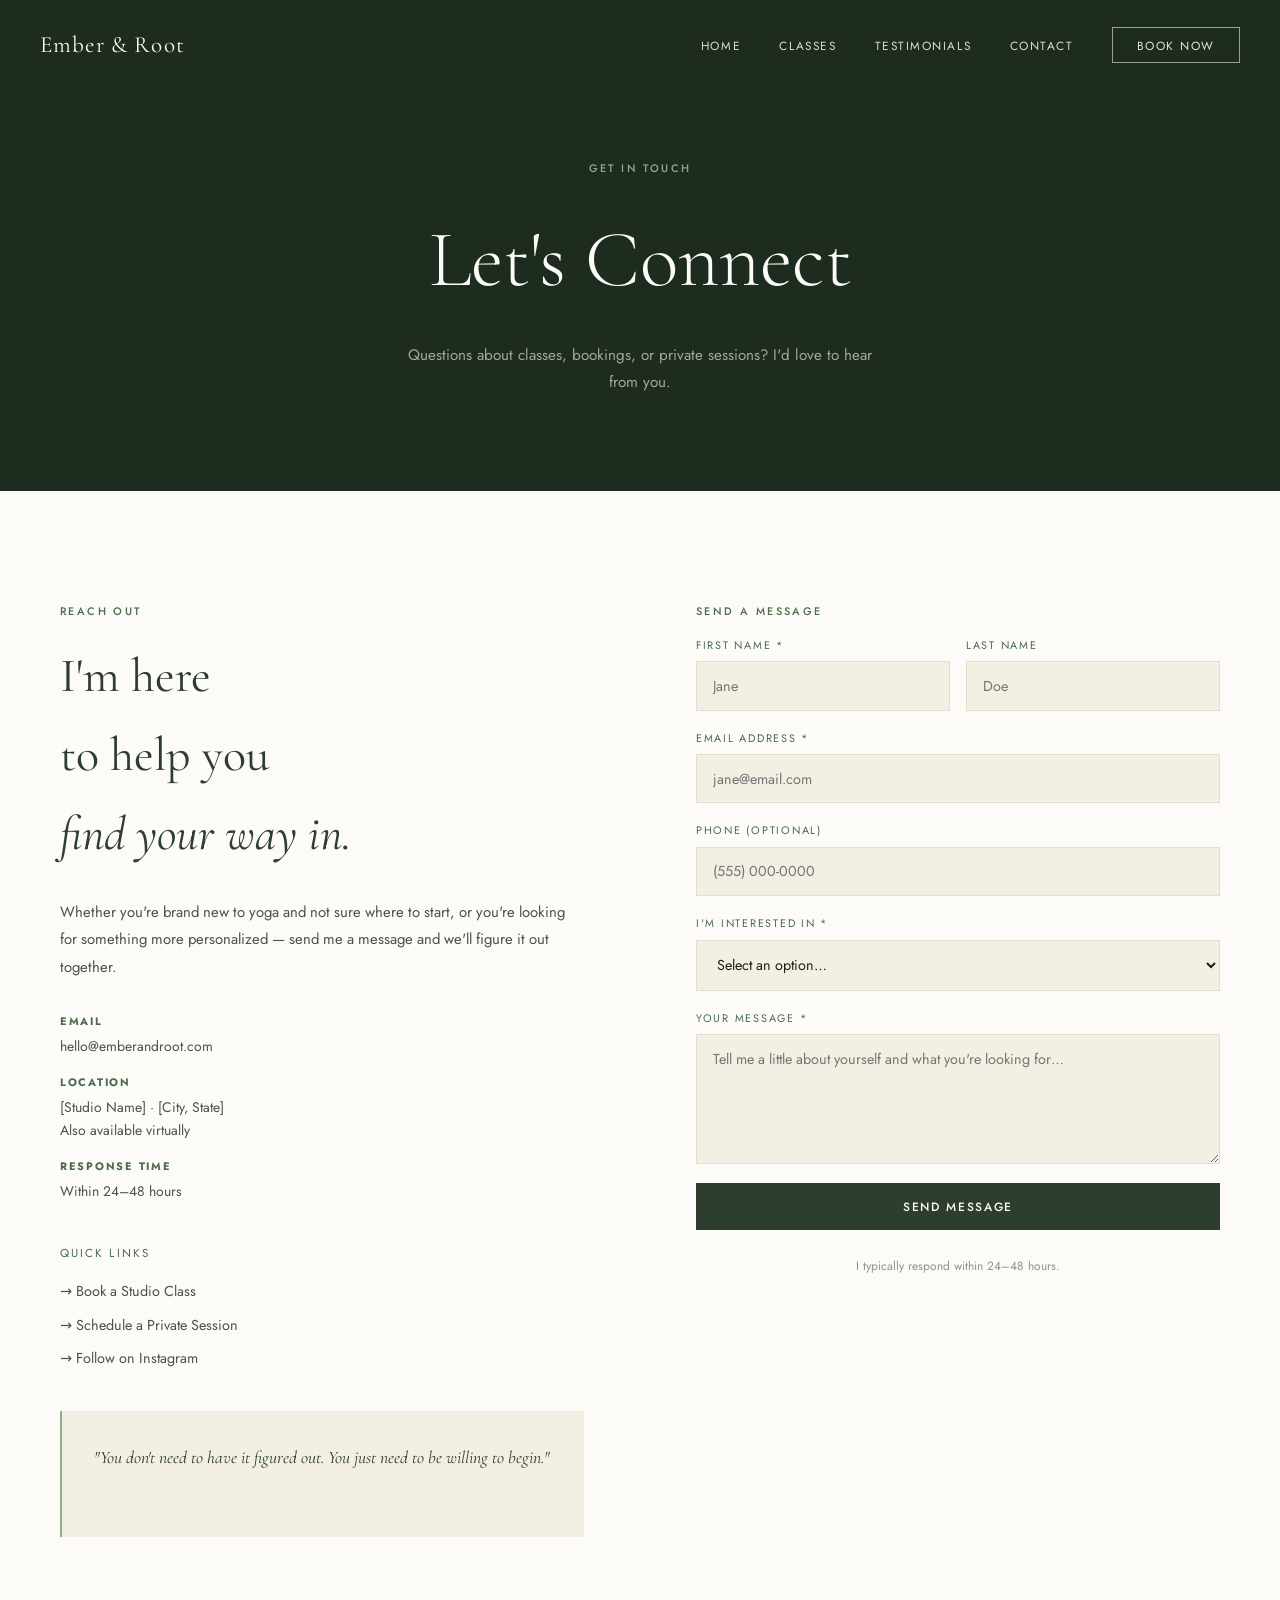
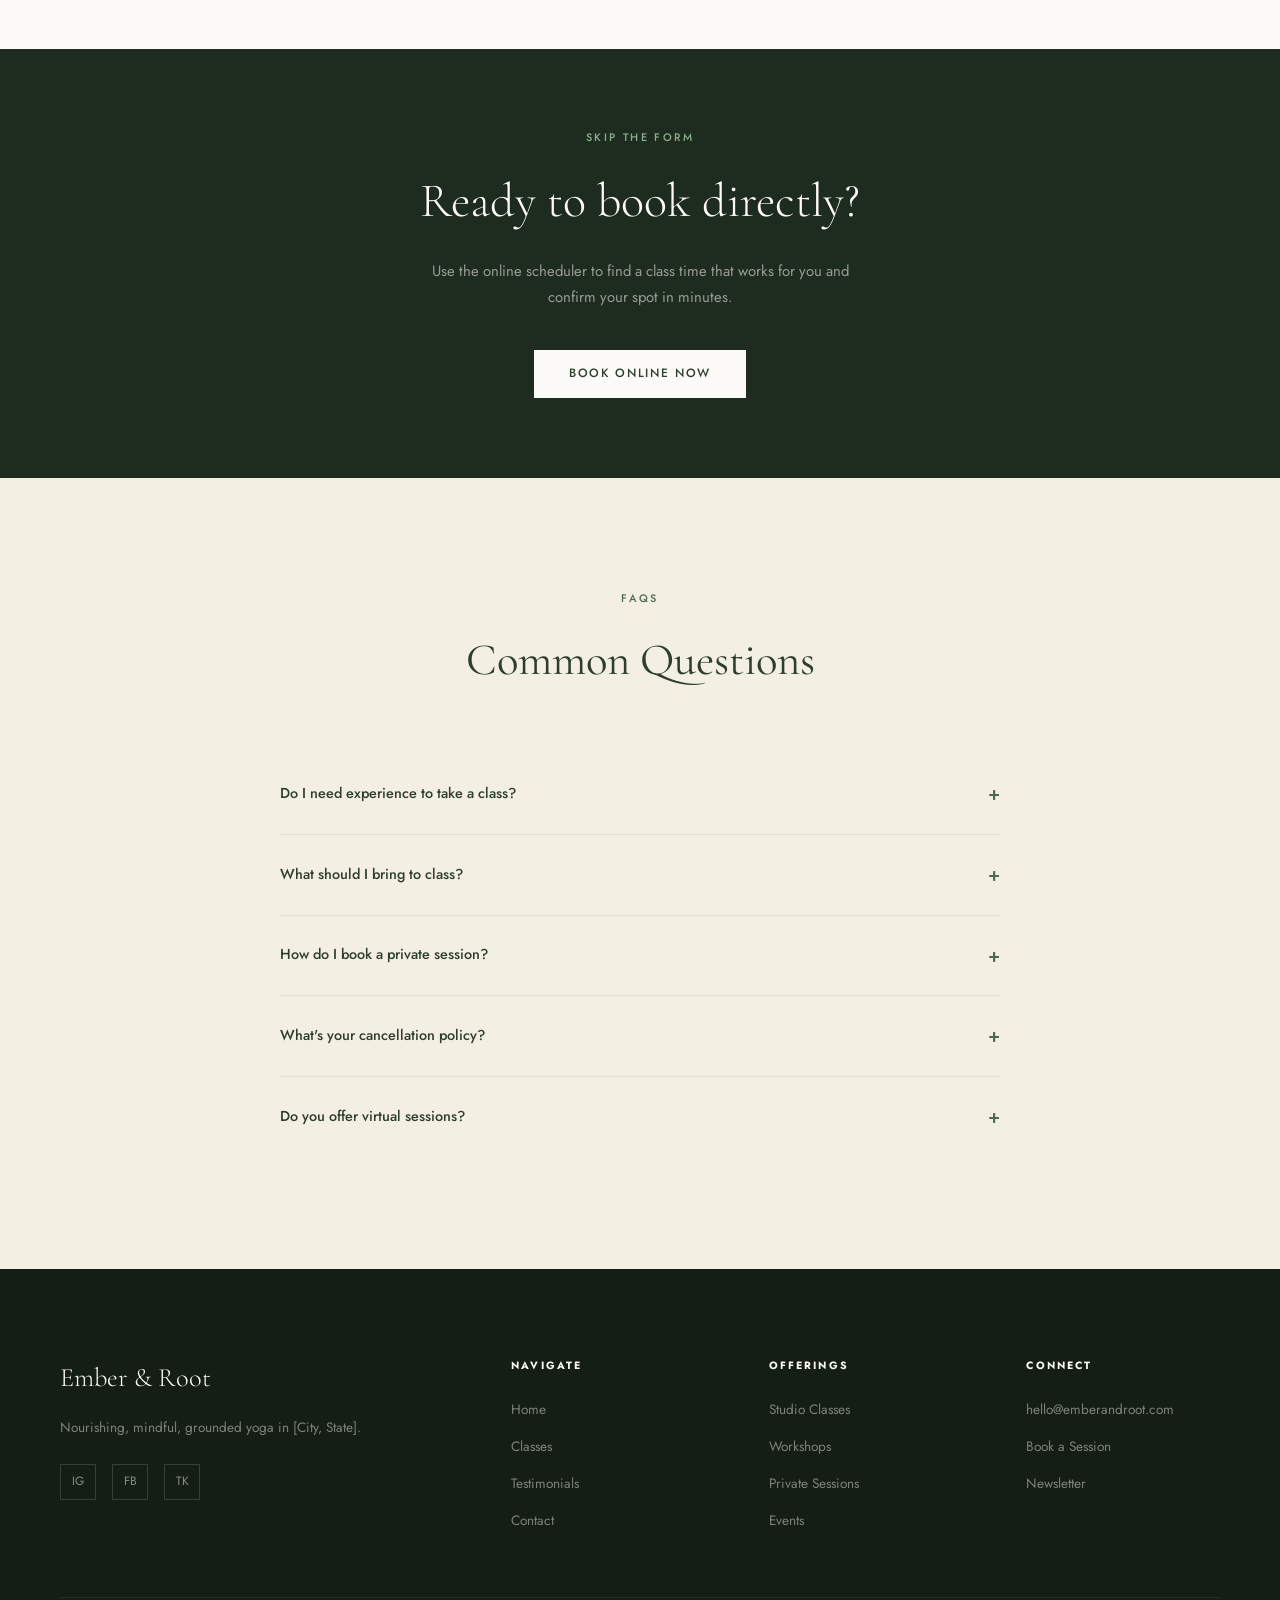
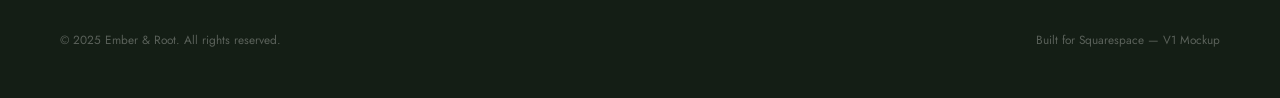
<file: contact.html>
<!DOCTYPE html>
<html lang="en">
<head>
  <meta charset="UTF-8" />
  <meta name="viewport" content="width=device-width, initial-scale=1.0" />
  <title>Contact — Ember &amp; Root</title>
  <meta name="description" content="Get in touch to book a class, ask about private sessions, or inquire about workshops and events." />
  <link rel="stylesheet" href="css/styles.css" />
</head>
<body>

  <!-- NAVIGATION -->
  <nav class="site-nav" aria-label="Main navigation">
    <a class="nav-logo" href="index.html">Ember &amp; Root</a>
    <ul class="nav-links" id="nav-links">
      <li><a href="index.html">Home</a></li>
      <li><a href="classes.html">Classes</a></li>
      <li><a href="testimonials.html">Testimonials</a></li>
      <li><a href="contact.html">Contact</a></li>
      <li><a href="classes.html#book" class="nav-book">Book Now</a></li>
    </ul>
    <button class="nav-toggle" aria-controls="nav-links" aria-expanded="false" aria-label="Toggle menu">
      <span></span><span></span><span></span>
    </button>
  </nav>

  <main>

    <!-- ═══════════════════════════════════════════════════════
         PAGE HERO
         Squarespace: Banner Block (top of Contact page)
         ═══════════════════════════════════════════════════════ -->
    <header class="page-hero">
      <span class="section-label">Get in Touch</span>
      <h1>Let's Connect</h1>
      <p>
        Questions about classes, bookings, or private sessions?
        I'd love to hear from you.
      </p>
    </header>

    <!-- ═══════════════════════════════════════════════════════
         CONTACT SECTION
         Squarespace: 2-column layout —
           Left:  Text Block + Location info
           Right: Form Block
         ═══════════════════════════════════════════════════════ -->
    <section class="contact-section" aria-labelledby="contact-heading">
      <div class="contact-grid">

        <!-- Left: Info -->
        <div class="contact-info">
          <span class="section-label">Reach Out</span>
          <h2 id="contact-heading">I'm here<br>to help you<br><em>find your way in.</em></h2>
          <p>
            Whether you're brand new to yoga and not sure where to start, or
            you're looking for something more personalized — send me a message
            and we'll figure it out together.
          </p>

          <div class="contact-detail">
            <div class="contact-detail-item">
              <strong>Email</strong>
              <!-- REPLACE: with client's email -->
              hello@emberandroot.com
            </div>
            <div class="contact-detail-item">
              <strong>Location</strong>
              <!-- REPLACE: with studio address -->
              [Studio Name] · [City, State]<br>
              Also available virtually
            </div>
            <div class="contact-detail-item">
              <strong>Response Time</strong>
              Within 24–48 hours
            </div>
          </div>

          <!-- Quick links -->
          <div style="margin-bottom: 2.5rem;">
            <p style="font-size: 0.72rem; letter-spacing: 0.18em; text-transform: uppercase; color: var(--g500); margin-bottom: 1rem;">Quick Links</p>
            <div style="display: flex; flex-direction: column; gap: 0.6rem;">
              <!-- REPLACE: update each href with real booking/social link -->
              <a href="#" style="font-size: 0.9rem; color: var(--text-mid); text-decoration: none; display: flex; align-items: center; gap: 0.5rem; transition: color 0.2s;" onmouseover="this.style.color='var(--g700)'" onmouseout="this.style.color='var(--text-mid)'">
                → Book a Studio Class
              </a>
              <a href="#" style="font-size: 0.9rem; color: var(--text-mid); text-decoration: none; display: flex; align-items: center; gap: 0.5rem; transition: color 0.2s;" onmouseover="this.style.color='var(--g700)'" onmouseout="this.style.color='var(--text-mid)'">
                → Schedule a Private Session
              </a>
              <a href="#" style="font-size: 0.9rem; color: var(--text-mid); text-decoration: none; display: flex; align-items: center; gap: 0.5rem; transition: color 0.2s;" onmouseover="this.style.color='var(--g700)'" onmouseout="this.style.color='var(--text-mid)'">
                → Follow on Instagram
              </a>
            </div>
          </div>

          <!-- Values reminder -->
          <div style="padding: 2rem; background: var(--cr200); border-left: 2px solid var(--g300);">
            <p style="font-family: var(--serif); font-size: 1.1rem; font-style: italic; color: var(--g700); line-height: 1.7;">
              "You don't need to have it figured out.
              You just need to be willing to begin."
            </p>
          </div>
        </div>

        <!-- Right: Contact Form -->
        <!-- ═══════════════════════════════════════════════════
             Squarespace: Form Block
             Fields: Name, Email, Phone (optional),
                     Inquiry type (dropdown), Message
             ═══════════════════════════════════════════════════ -->
        <div>
          <span class="section-label">Send a Message</span>
          <form class="contact-form" action="#" method="POST" aria-label="Contact form">
            <!-- REPLACE: update form action with Squarespace form handler or email service -->

            <div class="form-row">
              <div class="form-group">
                <label for="first-name">First Name *</label>
                <input type="text" id="first-name" name="first_name" required placeholder="Jane" />
              </div>
              <div class="form-group">
                <label for="last-name">Last Name</label>
                <input type="text" id="last-name" name="last_name" placeholder="Doe" />
              </div>
            </div>

            <div class="form-group">
              <label for="email">Email Address *</label>
              <input type="email" id="email" name="email" required placeholder="jane@email.com" />
            </div>

            <div class="form-group">
              <label for="phone">Phone (optional)</label>
              <input type="tel" id="phone" name="phone" placeholder="(555) 000-0000" />
            </div>

            <div class="form-group">
              <label for="inquiry">I'm Interested In *</label>
              <select id="inquiry" name="inquiry" required>
                <option value="" disabled selected>Select an option…</option>
                <option value="studio-class">Studio Classes</option>
                <option value="workshop">Workshops</option>
                <option value="private-lesson">Private Lessons (1-on-1)</option>
                <option value="private-group">Private Group Session</option>
                <option value="event">Events &amp; Retreats</option>
                <option value="general">General Question</option>
              </select>
            </div>

            <div class="form-group">
              <label for="message">Your Message *</label>
              <textarea
                id="message"
                name="message"
                required
                placeholder="Tell me a little about yourself and what you're looking for…"
                rows="5"
              ></textarea>
            </div>

            <button type="submit" class="btn btn-primary" style="width: 100%;">
              Send Message
            </button>

            <p style="font-size: 0.75rem; color: var(--text-lt); text-align: center; margin-top: 0.5rem;">
              I typically respond within 24–48 hours.
            </p>
          </form>
        </div>

      </div>
    </section>

    <!-- ═══════════════════════════════════════════════════════
         BOOKING DIRECT CTA
         Squarespace: Button Block with supporting text
         ═══════════════════════════════════════════════════════ -->
    <section style="background: var(--g800); padding: 5rem 2rem; text-align: center;" aria-label="Direct booking">
      <span class="section-label" style="color: var(--g300);">Skip the Form</span>
      <h2 style="font-family: var(--serif); font-size: clamp(1.8rem, 4vw, 3rem); font-weight: 300; color: var(--cr100); margin-bottom: 1rem;">
        Ready to book directly?
      </h2>
      <p style="font-size: 0.93rem; color: rgba(253,251,247,0.55); max-width: 420px; margin: 0 auto 2.5rem; line-height: 1.75;">
        Use the online scheduler to find a class time that works for you
        and confirm your spot in minutes.
      </p>
      <!-- REPLACE: update href with Acuity, Mindbody, or Calendly link -->
      <a href="#" class="btn btn-light">Book Online Now</a>
    </section>

    <!-- ═══════════════════════════════════════════════════════
         FAQ / STUDIO INFO
         Squarespace: Accordion Block
         ═══════════════════════════════════════════════════════ -->
    <section style="padding: 7rem 2rem; background: var(--cr200);" aria-labelledby="faq-heading">
      <div style="max-width: 720px; margin: 0 auto;">
        <span class="section-label" style="text-align: center; display: block;">FAQs</span>
        <h2 id="faq-heading" style="font-family: var(--serif); font-size: clamp(1.8rem, 4vw, 2.8rem); font-weight: 400; color: var(--g700); text-align: center; margin-bottom: 3.5rem;">
          Common Questions
        </h2>

        <!-- Squarespace: Replace this section with an Accordion Block -->
        <div style="display: flex; flex-direction: column; gap: 0;">

          <details style="border-bottom: 1px solid var(--cr300); padding: 1.5rem 0;">
            <summary style="font-family: var(--sans); font-size: 0.9rem; font-weight: 500; color: var(--g700); cursor: pointer; list-style: none; display: flex; justify-content: space-between; align-items: center;">
              Do I need experience to take a class?
              <span style="color: var(--g500); font-size: 1.2rem;">+</span>
            </summary>
            <p style="font-size: 0.9rem; color: var(--text-mid); line-height: 1.8; margin-top: 1rem; padding-right: 1rem;">
              Not at all. Every class is designed to welcome all levels. I offer
              modifications for everything so you're always working within your
              own range — never pushing past what feels right.
            </p>
          </details>

          <details style="border-bottom: 1px solid var(--cr300); padding: 1.5rem 0;">
            <summary style="font-family: var(--sans); font-size: 0.9rem; font-weight: 500; color: var(--g700); cursor: pointer; list-style: none; display: flex; justify-content: space-between; align-items: center;">
              What should I bring to class?
              <span style="color: var(--g500); font-size: 1.2rem;">+</span>
            </summary>
            <p style="font-size: 0.9rem; color: var(--text-mid); line-height: 1.8; margin-top: 1rem; padding-right: 1rem;">
              Comfortable, breathable clothes and water. Mats are available
              to rent for $3, or bring your own. Props (blocks, straps, blankets)
              are provided.
            </p>
          </details>

          <details style="border-bottom: 1px solid var(--cr300); padding: 1.5rem 0;">
            <summary style="font-family: var(--sans); font-size: 0.9rem; font-weight: 500; color: var(--g700); cursor: pointer; list-style: none; display: flex; justify-content: space-between; align-items: center;">
              How do I book a private session?
              <span style="color: var(--g500); font-size: 1.2rem;">+</span>
            </summary>
            <p style="font-size: 0.9rem; color: var(--text-mid); line-height: 1.8; margin-top: 1rem; padding-right: 1rem;">
              Send me a message through the form above or email me directly.
              I'll follow up to schedule a quick discovery call so we can
              figure out exactly what you need before your first session.
            </p>
          </details>

          <details style="border-bottom: 1px solid var(--cr300); padding: 1.5rem 0;">
            <summary style="font-family: var(--sans); font-size: 0.9rem; font-weight: 500; color: var(--g700); cursor: pointer; list-style: none; display: flex; justify-content: space-between; align-items: center;">
              What's your cancellation policy?
              <span style="color: var(--g500); font-size: 1.2rem;">+</span>
            </summary>
            <p style="font-size: 0.9rem; color: var(--text-mid); line-height: 1.8; margin-top: 1rem; padding-right: 1rem;">
              <!-- REPLACE: update with actual cancellation policy -->
              Studio classes: cancel up to 4 hours before with no charge.
              Private sessions: 24-hour cancellation notice required.
              Late cancellations may be subject to a fee.
            </p>
          </details>

          <details style="padding: 1.5rem 0;">
            <summary style="font-family: var(--sans); font-size: 0.9rem; font-weight: 500; color: var(--g700); cursor: pointer; list-style: none; display: flex; justify-content: space-between; align-items: center;">
              Do you offer virtual sessions?
              <span style="color: var(--g500); font-size: 1.2rem;">+</span>
            </summary>
            <p style="font-size: 0.9rem; color: var(--text-mid); line-height: 1.8; margin-top: 1rem; padding-right: 1rem;">
              Yes — private 1-on-1 sessions are available virtually via Zoom.
              You get the same personalized attention from wherever you are.
            </p>
          </details>

        </div>
      </div>
    </section>

  </main>

  <!-- FOOTER -->
  <footer>
    <div class="footer-inner">
      <div class="footer-brand">
        <a class="footer-logo-text" href="index.html">Ember &amp; Root</a>
        <p>Nourishing, mindful, grounded yoga in [City, State].</p>
        <div class="footer-social">
          <a href="#" aria-label="Instagram">IG</a>
          <a href="#" aria-label="Facebook">FB</a>
          <a href="#" aria-label="TikTok">TK</a>
        </div>
      </div>
      <div class="footer-col">
        <h4>Navigate</h4>
        <ul>
          <li><a href="index.html">Home</a></li>
          <li><a href="classes.html">Classes</a></li>
          <li><a href="testimonials.html">Testimonials</a></li>
          <li><a href="contact.html">Contact</a></li>
        </ul>
      </div>
      <div class="footer-col">
        <h4>Offerings</h4>
        <ul>
          <li><a href="classes.html">Studio Classes</a></li>
          <li><a href="classes.html">Workshops</a></li>
          <li><a href="classes.html">Private Sessions</a></li>
          <li><a href="classes.html">Events</a></li>
        </ul>
      </div>
      <div class="footer-col">
        <h4>Connect</h4>
        <ul>
          <li><a href="mailto:hello@emberandroot.com">hello@emberandroot.com</a></li>
          <li><a href="#">Book a Session</a></li>
          <li><a href="#">Newsletter</a></li>
        </ul>
      </div>
    </div>
    <div class="footer-bottom">
      <span>© 2025 Ember &amp; Root. All rights reserved.</span>
      <span>Built for Squarespace — V1 Mockup</span>
    </div>
  </footer>

  <script src="js/main.js"></script>
</body>
</html>
</file>
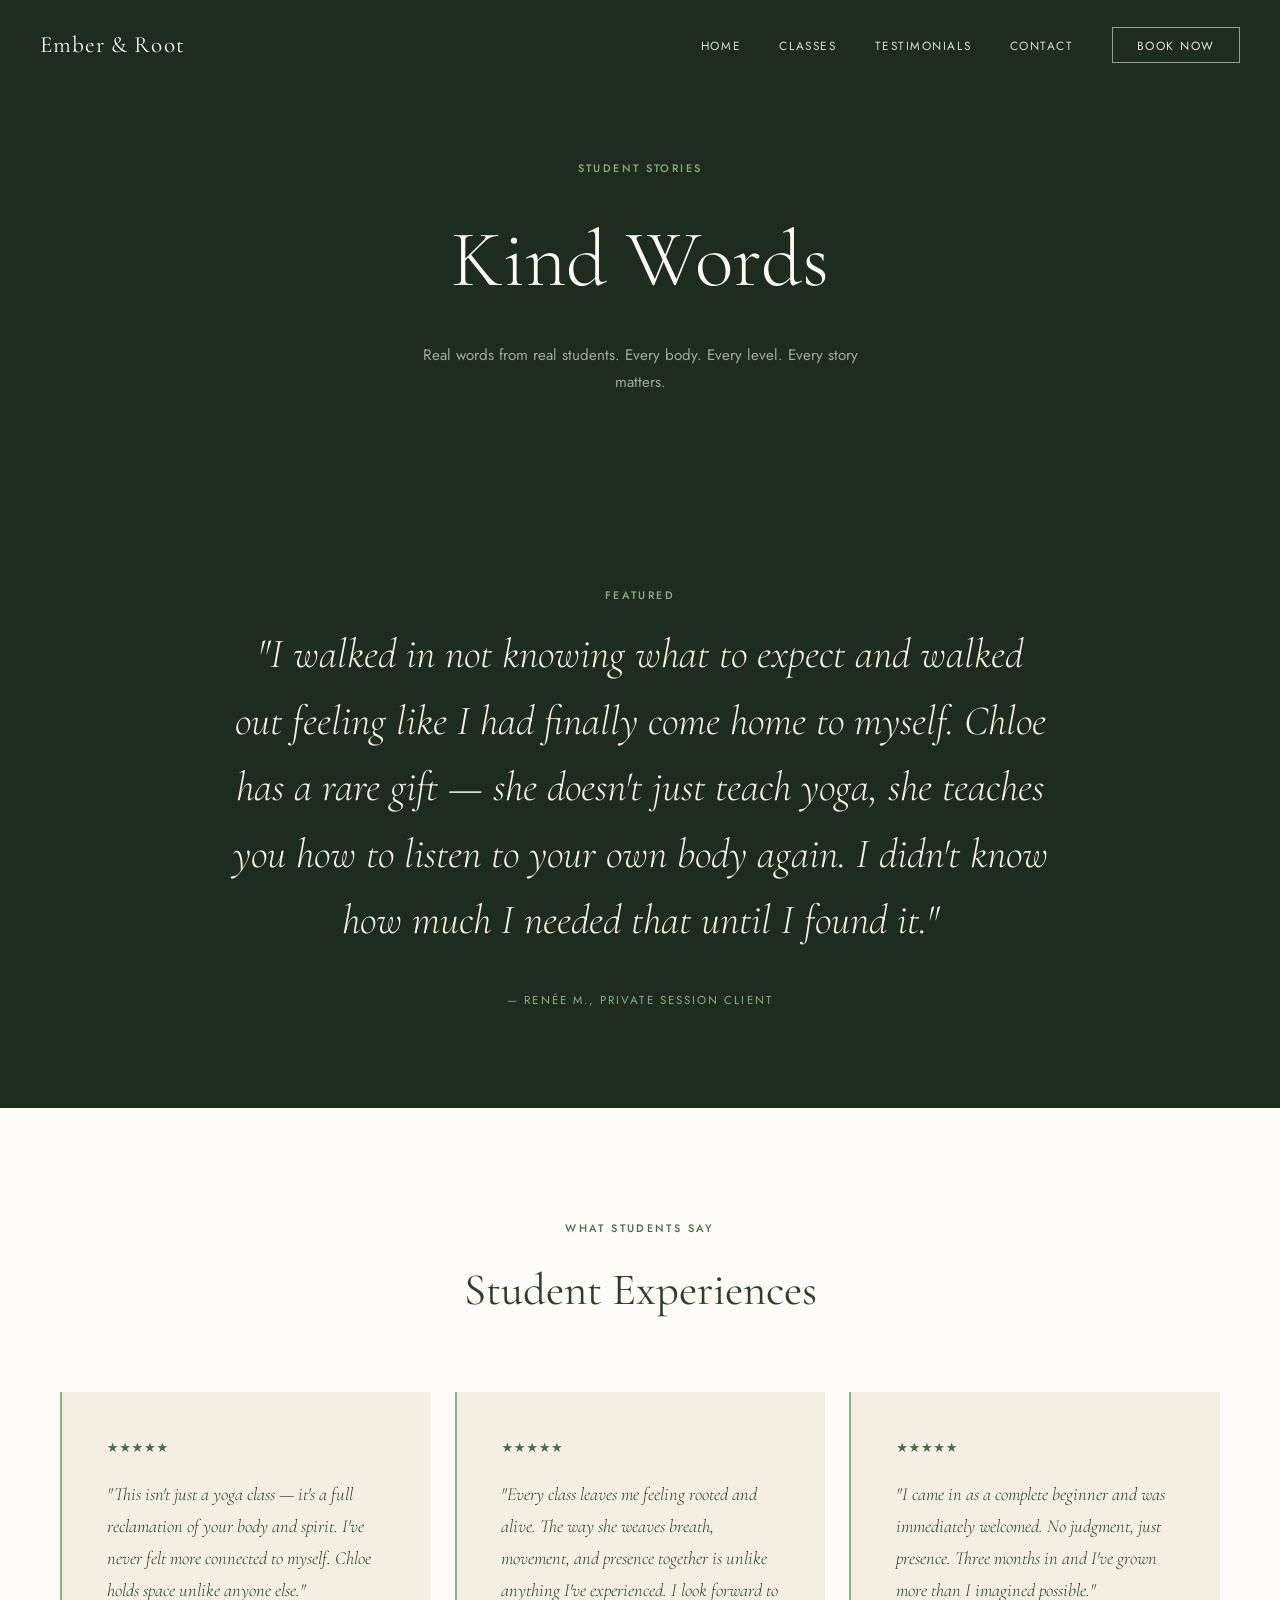
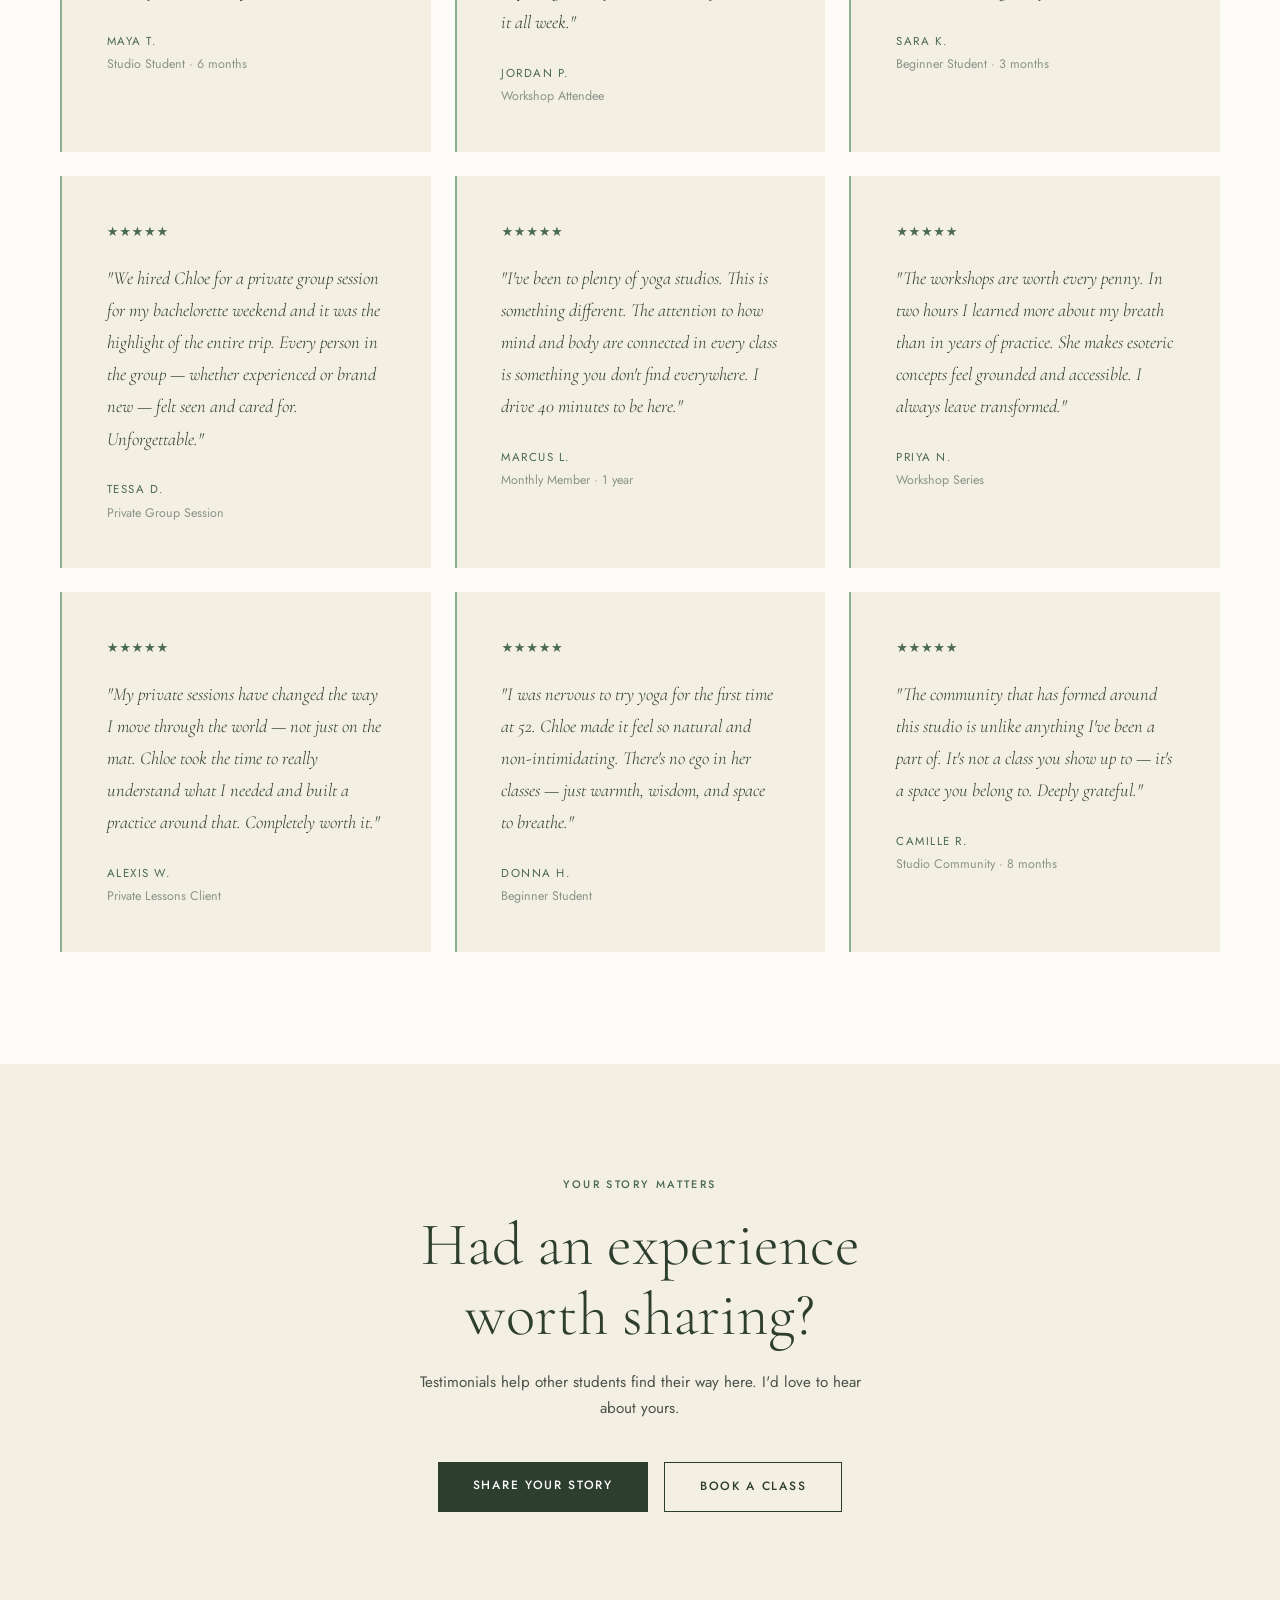
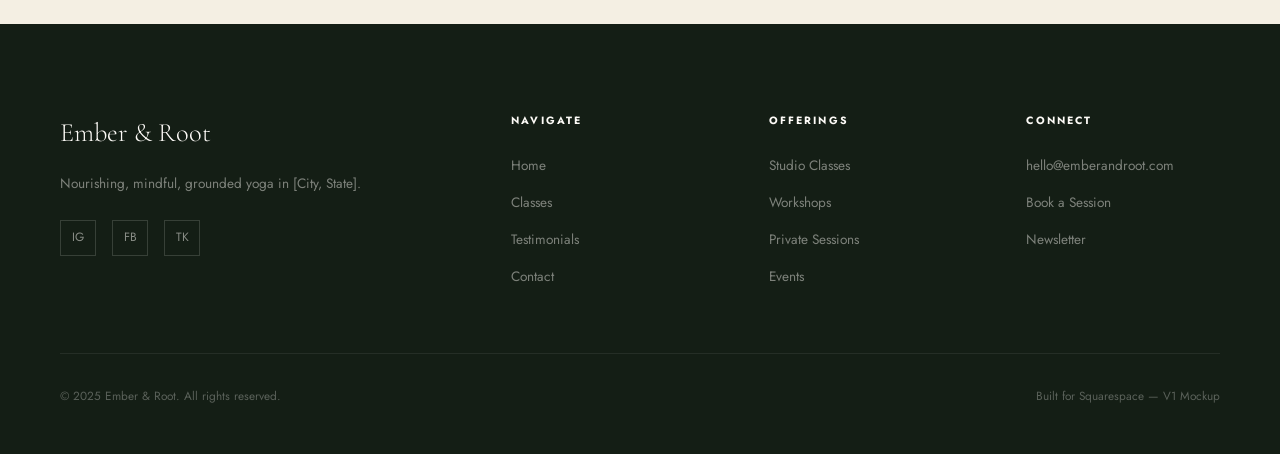
<file: testimonials.html>
<!DOCTYPE html>
<html lang="en">
<head>
  <meta charset="UTF-8" />
  <meta name="viewport" content="width=device-width, initial-scale=1.0" />
  <title>Testimonials — Ember &amp; Root</title>
  <meta name="description" content="Read what students say about their Ember & Root yoga experience." />
  <link rel="stylesheet" href="css/styles.css" />
  <style>
    /* Page-specific styles for testimonials full page */
    .t-full-grid {
      display: grid;
      grid-template-columns: repeat(3, 1fr);
      gap: 1.5rem;
      max-width: var(--max);
      margin: 0 auto;
    }
    .t-full-card {
      background: var(--cr200);
      padding: 2.8rem;
      border-left: 2px solid var(--g300);
      transition: border-color 0.3s, background 0.3s;
    }
    .t-full-card:hover { background: var(--cr300); border-color: var(--g500); }
    .t-full-card .stars { color: var(--g500); font-size: 0.82rem; letter-spacing: 0.05em; margin-bottom: 1.2rem; }
    .t-full-card blockquote {
      font-family: var(--serif);
      font-size: 1.15rem;
      font-weight: 300;
      font-style: italic;
      color: var(--g700);
      line-height: 1.75;
      margin-bottom: 1.6rem;
    }
    .t-full-card .t-meta { display: flex; flex-direction: column; gap: 0.2rem; }
    .t-full-card .t-name { font-size: 0.72rem; letter-spacing: 0.13em; text-transform: uppercase; color: var(--g500); }
    .t-full-card .t-detail { font-size: 0.78rem; color: var(--text-lt); }

    /* Featured large testimonial */
    .t-featured {
      background: var(--g800);
      padding: 6rem 2rem;
      text-align: center;
    }
    .t-featured blockquote {
      font-family: var(--serif);
      font-size: clamp(1.6rem, 3.5vw, 2.6rem);
      font-weight: 300;
      font-style: italic;
      color: var(--cr200);
      line-height: 1.6;
      max-width: 820px;
      margin: 0 auto 2rem;
    }
    .t-featured cite {
      font-size: 0.72rem;
      letter-spacing: 0.18em;
      text-transform: uppercase;
      color: var(--g300);
      font-style: normal;
    }

    @media (max-width: 900px) { .t-full-grid { grid-template-columns: 1fr 1fr; } }
    @media (max-width: 560px) { .t-full-grid { grid-template-columns: 1fr; } }
  </style>
</head>
<body>

  <!-- NAVIGATION -->
  <nav class="site-nav" aria-label="Main navigation">
    <a class="nav-logo" href="index.html">Ember &amp; Root</a>
    <ul class="nav-links" id="nav-links">
      <li><a href="index.html">Home</a></li>
      <li><a href="classes.html">Classes</a></li>
      <li><a href="testimonials.html">Testimonials</a></li>
      <li><a href="contact.html">Contact</a></li>
      <li><a href="classes.html#book" class="nav-book">Book Now</a></li>
    </ul>
    <button class="nav-toggle" aria-controls="nav-links" aria-expanded="false" aria-label="Toggle menu">
      <span></span><span></span><span></span>
    </button>
  </nav>

  <main>

    <!-- ═══════════════════════════════════════════════════════
         PAGE HERO
         Squarespace: Banner Block (top of Testimonials page)
         ═══════════════════════════════════════════════════════ -->
    <header class="page-hero">
      <span class="section-label">Student Stories</span>
      <h1>Kind Words</h1>
      <p>
        Real words from real students. Every body. Every level.
        Every story matters.
      </p>
    </header>

    <!-- ═══════════════════════════════════════════════════════
         FEATURED TESTIMONIAL
         Squarespace: Markdown Block on dark section
         ═══════════════════════════════════════════════════════ -->
    <section class="t-featured" aria-label="Featured testimonial">
      <span class="section-label" style="color: var(--g300);">Featured</span>
      <blockquote>
        "I walked in not knowing what to expect and walked out feeling like
        I had finally come home to myself. Chloe has a rare gift — she
        doesn't just teach yoga, she teaches you how to listen to your own
        body again. I didn't know how much I needed that until I found it."
      </blockquote>
      <cite>— Renée M., Private Session Client</cite>
    </section>

    <!-- ═══════════════════════════════════════════════════════
         TESTIMONIALS GRID
         Squarespace: Testimonials Block  OR  3-column
         Markdown layout (one block per testimonial)
         ═══════════════════════════════════════════════════════ -->
    <section class="testimonials-page" aria-labelledby="t-grid-heading">
      <span class="section-label" style="text-align:center; display:block;">What Students Say</span>
      <h2 id="t-grid-heading">Student Experiences</h2>

      <div class="t-full-grid">

        <article class="t-full-card">
          <div class="stars">★★★★★</div>
          <blockquote>
            "This isn't just a yoga class — it's a full reclamation of your
            body and spirit. I've never felt more connected to myself. Chloe
            holds space unlike anyone else."
          </blockquote>
          <div class="t-meta">
            <span class="t-name">Maya T.</span>
            <span class="t-detail">Studio Student · 6 months</span>
          </div>
        </article>

        <article class="t-full-card">
          <div class="stars">★★★★★</div>
          <blockquote>
            "Every class leaves me feeling rooted and alive. The way she
            weaves breath, movement, and presence together is unlike anything
            I've experienced. I look forward to it all week."
          </blockquote>
          <div class="t-meta">
            <span class="t-name">Jordan P.</span>
            <span class="t-detail">Workshop Attendee</span>
          </div>
        </article>

        <article class="t-full-card">
          <div class="stars">★★★★★</div>
          <blockquote>
            "I came in as a complete beginner and was immediately welcomed.
            No judgment, just presence. Three months in and I've grown more
            than I imagined possible."
          </blockquote>
          <div class="t-meta">
            <span class="t-name">Sara K.</span>
            <span class="t-detail">Beginner Student · 3 months</span>
          </div>
        </article>

        <article class="t-full-card">
          <div class="stars">★★★★★</div>
          <blockquote>
            "We hired Chloe for a private group session for my bachelorette
            weekend and it was the highlight of the entire trip. Every person
            in the group — whether experienced or brand new — felt seen and
            cared for. Unforgettable."
          </blockquote>
          <div class="t-meta">
            <span class="t-name">Tessa D.</span>
            <span class="t-detail">Private Group Session</span>
          </div>
        </article>

        <article class="t-full-card">
          <div class="stars">★★★★★</div>
          <blockquote>
            "I've been to plenty of yoga studios. This is something different.
            The attention to how mind and body are connected in every class
            is something you don't find everywhere. I drive 40 minutes to be here."
          </blockquote>
          <div class="t-meta">
            <span class="t-name">Marcus L.</span>
            <span class="t-detail">Monthly Member · 1 year</span>
          </div>
        </article>

        <article class="t-full-card">
          <div class="stars">★★★★★</div>
          <blockquote>
            "The workshops are worth every penny. In two hours I learned more
            about my breath than in years of practice. She makes esoteric
            concepts feel grounded and accessible. I always leave transformed."
          </blockquote>
          <div class="t-meta">
            <span class="t-name">Priya N.</span>
            <span class="t-detail">Workshop Series</span>
          </div>
        </article>

        <article class="t-full-card">
          <div class="stars">★★★★★</div>
          <blockquote>
            "My private sessions have changed the way I move through the world —
            not just on the mat. Chloe took the time to really understand
            what I needed and built a practice around that. Completely worth it."
          </blockquote>
          <div class="t-meta">
            <span class="t-name">Alexis W.</span>
            <span class="t-detail">Private Lessons Client</span>
          </div>
        </article>

        <article class="t-full-card">
          <div class="stars">★★★★★</div>
          <blockquote>
            "I was nervous to try yoga for the first time at 52. Chloe made
            it feel so natural and non-intimidating. There's no ego in her
            classes — just warmth, wisdom, and space to breathe."
          </blockquote>
          <div class="t-meta">
            <span class="t-name">Donna H.</span>
            <span class="t-detail">Beginner Student</span>
          </div>
        </article>

        <article class="t-full-card">
          <div class="stars">★★★★★</div>
          <blockquote>
            "The community that has formed around this studio is unlike anything
            I've been a part of. It's not a class you show up to — it's a
            space you belong to. Deeply grateful."
          </blockquote>
          <div class="t-meta">
            <span class="t-name">Camille R.</span>
            <span class="t-detail">Studio Community · 8 months</span>
          </div>
        </article>

      </div>
    </section>

    <!-- ═══════════════════════════════════════════════════════
         SHARE YOUR STORY CTA
         Squarespace: Form Block (optional review submission)
         ═══════════════════════════════════════════════════════ -->
    <section class="cta-band" aria-label="Share your experience">
      <span class="section-label">Your Story Matters</span>
      <h2>Had an experience<br>worth sharing?</h2>
      <p>
        Testimonials help other students find their way here.
        I'd love to hear about yours.
      </p>
      <div class="cta-band-btns">
        <!-- REPLACE: link to Google Review, Yelp, or a Squarespace form -->
        <a href="contact.html" class="btn btn-primary">Share Your Story</a>
        <a href="classes.html#book" class="btn btn-outline">Book a Class</a>
      </div>
    </section>

  </main>

  <!-- FOOTER -->
  <footer>
    <div class="footer-inner">
      <div class="footer-brand">
        <a class="footer-logo-text" href="index.html">Ember &amp; Root</a>
        <p>Nourishing, mindful, grounded yoga in [City, State].</p>
        <div class="footer-social">
          <a href="#" aria-label="Instagram">IG</a>
          <a href="#" aria-label="Facebook">FB</a>
          <a href="#" aria-label="TikTok">TK</a>
        </div>
      </div>
      <div class="footer-col">
        <h4>Navigate</h4>
        <ul>
          <li><a href="index.html">Home</a></li>
          <li><a href="classes.html">Classes</a></li>
          <li><a href="testimonials.html">Testimonials</a></li>
          <li><a href="contact.html">Contact</a></li>
        </ul>
      </div>
      <div class="footer-col">
        <h4>Offerings</h4>
        <ul>
          <li><a href="classes.html">Studio Classes</a></li>
          <li><a href="classes.html">Workshops</a></li>
          <li><a href="classes.html">Private Sessions</a></li>
          <li><a href="classes.html">Events</a></li>
        </ul>
      </div>
      <div class="footer-col">
        <h4>Connect</h4>
        <ul>
          <li><a href="mailto:hello@emberandroot.com">hello@emberandroot.com</a></li>
          <li><a href="#">Book a Session</a></li>
          <li><a href="#">Newsletter</a></li>
        </ul>
      </div>
    </div>
    <div class="footer-bottom">
      <span>© 2025 Ember &amp; Root. All rights reserved.</span>
      <span>Built for Squarespace — V1 Mockup</span>
    </div>
  </footer>

  <script src="js/main.js"></script>
</body>
</html>
</file>
<file: css/styles.css>
/* ============================================================
   EMBER & ROOT — VERSION 1
   Palette  : Forest Green + Warm Cream
   Style    : Editorial / Magazine
   Squarespace template match: Brine, Forte, or Pacific
   ============================================================ */

@import url('https://fonts.googleapis.com/css2?family=Cormorant+Garamond:ital,wght@0,300;0,400;0,500;0,600;1,300;1,400;1,500&family=Jost:wght@300;400;500&display=swap');

*, *::before, *::after { box-sizing: border-box; margin: 0; padding: 0; }

:root {
  /* Greens */
  --g900: #141E15;
  --g800: #1E2B1F;
  --g700: #2D3E2E;
  --g500: #4A6B4C;
  --g300: #8BAF8D;
  --g100: #C5D9C6;

  /* Creams */
  --cr100: #FDFBF7;
  --cr200: #F4EFE3;
  --cr300: #E6DDD0;

  /* Text */
  --text:     #1C2119;
  --text-mid: #4A524A;
  --text-lt:  #8A948A;

  /* Type */
  --serif: 'Cormorant Garamond', Georgia, serif;
  --sans:  'Jost', system-ui, sans-serif;

  /* Layout */
  --max: 1160px;
}

html { scroll-behavior: smooth; }
body { font-family: var(--sans); color: var(--text); background: var(--cr100); line-height: 1.65; -webkit-font-smoothing: antialiased; }
img  { display: block; max-width: 100%; }
a    { color: inherit; }

/* ── Utilities ─────────────────────────────────────────── */
.container { max-width: var(--max); margin: 0 auto; padding: 0 2rem; }

.section-label {
  font-family: var(--sans);
  font-size: 0.68rem;
  font-weight: 500;
  letter-spacing: 0.22em;
  text-transform: uppercase;
  color: var(--g500);
  display: block;
  margin-bottom: 1rem;
}

.btn {
  display: inline-block;
  padding: 0.9rem 2.2rem;
  font-family: var(--sans);
  font-size: 0.75rem;
  font-weight: 500;
  letter-spacing: 0.14em;
  text-transform: uppercase;
  text-decoration: none;
  cursor: pointer;
  border: none;
  transition: all 0.3s ease;
}
.btn-primary { background: var(--g700); color: var(--cr100); }
.btn-primary:hover { background: var(--g900); }
.btn-light { background: var(--cr100); color: var(--g700); }
.btn-light:hover { background: var(--cr300); }
.btn-outline { background: transparent; color: var(--g700); border: 1.5px solid var(--g700); }
.btn-outline:hover { background: var(--g700); color: var(--cr100); }
.btn-outline-light { background: transparent; color: var(--cr100); border: 1.5px solid rgba(253,251,247,0.6); }
.btn-outline-light:hover { background: rgba(253,251,247,0.1); }

/* ── Navigation ─────────────────────────────────────────
   Squarespace: Header Block / Fixed Navigation
   ─────────────────────────────────────────────────────── */
.site-nav {
  position: fixed;
  top: 0; left: 0; right: 0;
  z-index: 200;
  padding: 1.6rem 2.5rem;
  display: flex;
  align-items: center;
  justify-content: space-between;
  transition: all 0.4s ease;
}
.site-nav.scrolled {
  background: rgba(253,251,247,0.96);
  backdrop-filter: blur(10px);
  box-shadow: 0 1px 24px rgba(0,0,0,0.07);
  padding: 1rem 2.5rem;
}

.nav-logo {
  font-family: var(--serif);
  font-size: 1.45rem;
  font-weight: 400;
  letter-spacing: 0.05em;
  color: var(--cr100);
  text-decoration: none;
  transition: color 0.4s;
}
.site-nav.scrolled .nav-logo { color: var(--g800); }

.nav-links {
  display: flex;
  align-items: center;
  gap: 2.4rem;
  list-style: none;
}
.nav-links a {
  font-family: var(--sans);
  font-size: 0.74rem;
  font-weight: 400;
  letter-spacing: 0.13em;
  text-transform: uppercase;
  text-decoration: none;
  color: rgba(253,251,247,0.85);
  transition: color 0.3s;
}
.site-nav.scrolled .nav-links a { color: var(--text-mid); }
.nav-links a:hover { color: var(--g300); }
.site-nav.scrolled .nav-links a:hover { color: var(--g700); }

.nav-book {
  padding: 0.55rem 1.5rem !important;
  border: 1.5px solid rgba(253,251,247,0.55) !important;
  color: rgba(253,251,247,0.9) !important;
}
.site-nav.scrolled .nav-book { border-color: var(--g700) !important; color: var(--g700) !important; }
.nav-book:hover { background: rgba(255,255,255,0.12) !important; }
.site-nav.scrolled .nav-book:hover { background: var(--g700) !important; color: var(--cr100) !important; }

.nav-toggle {
  display: none;
  background: none;
  border: none;
  cursor: pointer;
  flex-direction: column;
  gap: 5px;
  padding: 4px;
}
.nav-toggle span {
  display: block; width: 24px; height: 1.5px;
  background: var(--cr100);
  transition: all 0.3s;
}
.site-nav.scrolled .nav-toggle span { background: var(--g700); }

/* ── Hero ────────────────────────────────────────────────
   Squarespace: Banner Block (full-bleed, overlay text)
   ─────────────────────────────────────────────────────── */
.hero {
  height: 100vh;
  min-height: 640px;
  position: relative;
  display: flex;
  align-items: center;
  justify-content: center;
  text-align: center;
  overflow: hidden;
}
.hero-bg {
  position: absolute; inset: 0;
  background-image: url('https://images.unsplash.com/photo-1545205597-3d9d02c29597?w=1800&q=80');
  background-size: cover;
  background-position: center 30%;
}
.hero-overlay {
  position: absolute; inset: 0;
  background: linear-gradient(to bottom, rgba(20,30,21,0.72) 0%, rgba(20,30,21,0.55) 60%, rgba(20,30,21,0.8) 100%);
}
.hero-content {
  position: relative; z-index: 2;
  max-width: 820px;
  padding: 0 2rem;
}
.hero-eyebrow {
  font-family: var(--sans);
  font-size: 0.7rem;
  letter-spacing: 0.28em;
  text-transform: uppercase;
  color: var(--g300);
  margin-bottom: 1.5rem;
  display: block;
}
.hero h1 {
  font-family: var(--serif);
  font-size: clamp(3.2rem, 9vw, 7rem);
  font-weight: 300;
  color: var(--cr100);
  line-height: 1.0;
  margin-bottom: 1.8rem;
}
.hero h1 em { font-style: italic; color: var(--g300); }
.hero-sub {
  font-size: 0.95rem;
  font-weight: 300;
  color: rgba(253,251,247,0.72);
  max-width: 420px;
  margin: 0 auto 2.5rem;
  line-height: 1.75;
  letter-spacing: 0.02em;
}
.hero-ctas { display: flex; gap: 1rem; justify-content: center; flex-wrap: wrap; }
.hero-scroll {
  position: absolute;
  bottom: 2.5rem; left: 50%;
  transform: translateX(-50%);
  display: flex; flex-direction: column; align-items: center; gap: 0.6rem;
  color: rgba(253,251,247,0.4);
  font-size: 0.62rem;
  letter-spacing: 0.18em;
  text-transform: uppercase;
}
.hero-scroll::after {
  content: '';
  display: block; width: 1px; height: 44px;
  background: rgba(253,251,247,0.25);
  animation: breathe 2.2s ease-in-out infinite;
}
@keyframes breathe {
  0%, 100% { opacity: 0.25; transform: scaleY(1); }
  50% { opacity: 0.7; transform: scaleY(0.6); }
}

/* ── Philosophy Strip ────────────────────────────────────
   Squarespace: Markdown/Quote Block on dark background
   ─────────────────────────────────────────────────────── */
.manifesto {
  background: var(--g800);
  padding: 5.5rem 2rem;
  text-align: center;
}
.manifesto blockquote {
  font-family: var(--serif);
  font-size: clamp(1.45rem, 3.2vw, 2.3rem);
  font-weight: 300;
  font-style: italic;
  color: var(--cr200);
  line-height: 1.65;
  max-width: 800px;
  margin: 0 auto 1.5rem;
}
.manifesto cite {
  font-family: var(--sans);
  font-size: 0.7rem;
  letter-spacing: 0.2em;
  text-transform: uppercase;
  color: var(--g300);
  font-style: normal;
}

/* ── Services ────────────────────────────────────────────
   Squarespace: Portfolio / Summary Block (grid layout)
   ─────────────────────────────────────────────────────── */
.services {
  padding: 7rem 2rem;
  background: var(--cr200);
}
.services-header {
  text-align: center;
  max-width: var(--max);
  margin: 0 auto 4rem;
}
.services-header h2 {
  font-family: var(--serif);
  font-size: clamp(2rem, 5vw, 3.4rem);
  font-weight: 400;
  color: var(--g700);
}
.services-grid {
  display: grid;
  grid-template-columns: repeat(3, 1fr);
  gap: 2px;
  max-width: var(--max);
  margin: 0 auto;
  background: var(--cr300);
  border: 2px solid var(--cr300);
}
.service-card {
  background: var(--cr100);
  padding: 3rem 2.5rem;
  transition: background 0.35s ease, transform 0.3s ease;
  position: relative;
}
.service-card::before {
  content: '';
  position: absolute;
  top: 0; left: 2.5rem; right: 2.5rem;
  height: 2px;
  background: var(--g300);
  transform: scaleX(0);
  transform-origin: left;
  transition: transform 0.35s ease;
}
.service-card:hover::before { transform: scaleX(1); }
.service-card:hover { background: var(--g900); }
.service-card:hover .service-num,
.service-card:hover h3,
.service-card:hover p { color: var(--cr200); }
.service-card:hover .service-num { color: var(--g300); }
.service-num {
  font-family: var(--serif);
  font-size: 3rem;
  font-weight: 300;
  font-style: italic;
  color: var(--g100);
  line-height: 1;
  margin-bottom: 1.2rem;
  transition: color 0.35s;
}
.service-card h3 {
  font-family: var(--serif);
  font-size: 1.55rem;
  font-weight: 400;
  color: var(--g700);
  margin-bottom: 0.8rem;
  transition: color 0.35s;
}
.service-card p {
  font-size: 0.88rem;
  color: var(--text-mid);
  line-height: 1.75;
  transition: color 0.35s;
}
.services-footer {
  text-align: center;
  margin-top: 3.5rem;
}

/* ── About ───────────────────────────────────────────────
   Squarespace: Image + Text side-by-side (2-col layout)
   ─────────────────────────────────────────────────────── */
.about {
  padding: 7rem 2rem;
  background: var(--cr100);
}
.about-inner {
  display: grid;
  grid-template-columns: 1fr 1fr;
  gap: 7rem;
  align-items: center;
  max-width: var(--max);
  margin: 0 auto;
}
.about-image { position: relative; }
.about-img-main {
  width: 100%;
  aspect-ratio: 3/4;
  object-fit: cover;
  background: var(--cr300);
}
.about-img-accent {
  position: absolute;
  bottom: -3rem; right: -3rem;
  width: 52%;
  aspect-ratio: 1;
  object-fit: cover;
  border: 6px solid var(--cr100);
  background: var(--g100);
}
.about-text .section-label { margin-bottom: 1.2rem; }
.about-text h2 {
  font-family: var(--serif);
  font-size: clamp(2rem, 4.5vw, 3.2rem);
  font-weight: 400;
  color: var(--g700);
  line-height: 1.15;
  margin-bottom: 1.5rem;
}
.about-text p {
  font-size: 0.94rem;
  color: var(--text-mid);
  line-height: 1.85;
  margin-bottom: 1.1rem;
}
.value-tags { display: flex; flex-wrap: wrap; gap: 0.6rem; margin: 2rem 0; }
.value-tag {
  font-size: 0.68rem;
  letter-spacing: 0.16em;
  text-transform: uppercase;
  padding: 0.4rem 1.1rem;
  border: 1px solid var(--g300);
  color: var(--g500);
}

/* ── Testimonials (Homepage) ─────────────────────────────
   Squarespace: Testimonials Block
   ─────────────────────────────────────────────────────── */
.testimonials-home {
  padding: 7rem 2rem;
  background: var(--g900);
}
.testimonials-home .section-label { color: var(--g300); }
.testimonials-top {
  display: flex;
  justify-content: space-between;
  align-items: flex-end;
  max-width: var(--max);
  margin: 0 auto 3.5rem;
  flex-wrap: wrap;
  gap: 1rem;
}
.testimonials-top h2 {
  font-family: var(--serif);
  font-size: clamp(2rem, 5vw, 3.4rem);
  font-weight: 300;
  color: var(--cr100);
}
.see-all-link {
  font-size: 0.72rem;
  letter-spacing: 0.16em;
  text-transform: uppercase;
  color: var(--g300);
  text-decoration: none;
  border-bottom: 1px solid var(--g500);
  padding-bottom: 0.2rem;
  transition: color 0.2s, border-color 0.2s;
  white-space: nowrap;
}
.see-all-link:hover { color: var(--cr100); border-color: var(--cr100); }

.testimonials-grid {
  display: grid;
  grid-template-columns: repeat(3, 1fr);
  gap: 1.5rem;
  max-width: var(--max);
  margin: 0 auto;
}
.t-card {
  background: rgba(253,251,247,0.04);
  border: 1px solid rgba(253,251,247,0.09);
  padding: 2.5rem;
  transition: background 0.3s, border-color 0.3s;
}
.t-card:hover { background: rgba(253,251,247,0.07); border-color: rgba(253,251,247,0.15); }
.t-stars { color: var(--g300); letter-spacing: 0.08em; margin-bottom: 1.3rem; font-size: 0.85rem; }
.t-card blockquote {
  font-family: var(--serif);
  font-size: 1.2rem;
  font-weight: 300;
  font-style: italic;
  color: rgba(253,251,247,0.82);
  line-height: 1.72;
  margin-bottom: 1.8rem;
}
.t-card cite {
  font-size: 0.72rem;
  letter-spacing: 0.12em;
  text-transform: uppercase;
  color: var(--g300);
  font-style: normal;
}

/* ── CTA Banner ──────────────────────────────────────────
   Squarespace: Banner Block (short, no image)
   ─────────────────────────────────────────────────────── */
.cta-band {
  padding: 7rem 2rem;
  background: var(--cr200);
  text-align: center;
}
.cta-band h2 {
  font-family: var(--serif);
  font-size: clamp(2rem, 5vw, 3.8rem);
  font-weight: 300;
  color: var(--g700);
  line-height: 1.15;
  margin-bottom: 1.2rem;
}
.cta-band p {
  font-size: 0.95rem;
  color: var(--text-mid);
  max-width: 460px;
  margin: 0 auto 2.5rem;
  line-height: 1.75;
}
.cta-band-btns { display: flex; gap: 1rem; justify-content: center; flex-wrap: wrap; }

/* ── Footer ──────────────────────────────────────────────
   Squarespace: Footer Block
   ─────────────────────────────────────────────────────── */
footer {
  background: var(--g900);
  padding: 5.5rem 2rem 3rem;
}
.footer-inner {
  display: grid;
  grid-template-columns: 2fr 1fr 1fr 1fr;
  gap: 4rem;
  max-width: var(--max);
  margin: 0 auto 4rem;
}
.footer-logo-text {
  font-family: var(--serif);
  font-size: 1.65rem;
  font-weight: 300;
  color: var(--cr100);
  display: block;
  margin-bottom: 1rem;
  text-decoration: none;
}
.footer-brand p {
  font-size: 0.85rem;
  color: rgba(253,251,247,0.45);
  line-height: 1.75;
  margin-bottom: 1.5rem;
}
.footer-social { display: flex; gap: 1rem; }
.footer-social a {
  width: 36px; height: 36px;
  border: 1px solid rgba(253,251,247,0.15);
  display: flex; align-items: center; justify-content: center;
  font-size: 0.75rem;
  color: rgba(253,251,247,0.5);
  text-decoration: none;
  transition: all 0.25s;
}
.footer-social a:hover { border-color: var(--g300); color: var(--g300); }
.footer-col h4 {
  font-family: var(--sans);
  font-size: 0.66rem;
  letter-spacing: 0.2em;
  text-transform: uppercase;
  color: var(--cr100);
  margin-bottom: 1.4rem;
}
.footer-col ul { list-style: none; display: flex; flex-direction: column; gap: 0.65rem; }
.footer-col ul a {
  font-size: 0.85rem;
  color: rgba(253,251,247,0.45);
  text-decoration: none;
  transition: color 0.2s;
}
.footer-col ul a:hover { color: var(--g300); }
.footer-bottom {
  border-top: 1px solid rgba(253,251,247,0.07);
  padding-top: 2rem;
  max-width: var(--max);
  margin: 0 auto;
  display: flex;
  justify-content: space-between;
  align-items: center;
  font-size: 0.74rem;
  color: rgba(253,251,247,0.3);
  flex-wrap: wrap;
  gap: 0.5rem;
}

/* ── Page Hero (inner pages) ─────────────────────────────*/
.page-hero {
  padding: 10rem 2rem 6rem;
  background: var(--g800);
  text-align: center;
}
.page-hero .section-label { color: var(--g300); }
.page-hero h1 {
  font-family: var(--serif);
  font-size: clamp(2.5rem, 7vw, 5rem);
  font-weight: 300;
  color: var(--cr100);
  margin-bottom: 1rem;
}
.page-hero p {
  font-size: 0.95rem;
  color: rgba(253,251,247,0.6);
  max-width: 480px;
  margin: 0 auto;
  line-height: 1.75;
}

/* ── Classes Page ────────────────────────────────────────*/
.offerings {
  padding: 7rem 2rem;
  background: var(--cr100);
}
.offerings-intro {
  max-width: 640px;
  margin: 0 auto 5rem;
  text-align: center;
}
.offerings-intro h2 {
  font-family: var(--serif);
  font-size: clamp(1.8rem, 4vw, 2.8rem);
  font-weight: 400;
  color: var(--g700);
  margin-bottom: 1rem;
}
.offerings-intro p { font-size: 0.93rem; color: var(--text-mid); line-height: 1.8; }

.offering-item {
  display: grid;
  grid-template-columns: 1fr 1fr;
  gap: 0;
  max-width: var(--max);
  margin: 0 auto 3px;
  border-bottom: 1px solid var(--cr300);
  align-items: stretch;
}
.offering-item:nth-child(even) { direction: rtl; }
.offering-item:nth-child(even) > * { direction: ltr; }
.offering-img {
  width: 100%;
  aspect-ratio: 16/10;
  object-fit: cover;
  background: var(--cr300);
}
.offering-text {
  padding: 3.5rem;
  display: flex;
  flex-direction: column;
  justify-content: center;
  background: var(--cr200);
}
.offering-item:nth-child(even) .offering-text { background: var(--cr100); }
.offering-number {
  font-family: var(--serif);
  font-size: 4rem;
  font-weight: 300;
  font-style: italic;
  color: var(--g100);
  line-height: 1;
  margin-bottom: 0.5rem;
}
.offering-text h3 {
  font-family: var(--serif);
  font-size: 2rem;
  font-weight: 400;
  color: var(--g700);
  margin-bottom: 1rem;
}
.offering-text p { font-size: 0.9rem; color: var(--text-mid); line-height: 1.8; margin-bottom: 1.5rem; }
.offering-meta {
  display: flex;
  gap: 2rem;
  flex-wrap: wrap;
  margin-bottom: 1.8rem;
}
.offering-meta span {
  font-size: 0.72rem;
  letter-spacing: 0.14em;
  text-transform: uppercase;
  color: var(--g500);
}

/* Pricing */
.pricing {
  padding: 7rem 2rem;
  background: var(--g800);
}
.pricing h2 {
  font-family: var(--serif);
  font-size: clamp(2rem, 5vw, 3.2rem);
  font-weight: 300;
  color: var(--cr100);
  text-align: center;
  margin-bottom: 0.5rem;
}
.pricing > .container > p {
  text-align: center;
  color: rgba(253,251,247,0.5);
  font-size: 0.9rem;
  margin-bottom: 4rem;
}
.pricing-grid {
  display: grid;
  grid-template-columns: repeat(3, 1fr);
  gap: 1.5rem;
}
.price-card {
  background: rgba(253,251,247,0.04);
  border: 1px solid rgba(253,251,247,0.09);
  padding: 2.8rem 2.5rem;
  transition: background 0.3s;
}
.price-card.featured {
  background: var(--g500);
  border-color: var(--g500);
}
.price-card h3 {
  font-family: var(--serif);
  font-size: 1.5rem;
  font-weight: 400;
  color: var(--cr100);
  margin-bottom: 0.5rem;
}
.price-amount {
  font-family: var(--serif);
  font-size: 3rem;
  font-weight: 300;
  color: var(--cr100);
  line-height: 1;
  margin: 1.2rem 0 0.3rem;
}
.price-amount sup { font-size: 1.2rem; vertical-align: super; }
.price-period {
  font-size: 0.75rem;
  color: rgba(253,251,247,0.5);
  letter-spacing: 0.1em;
  margin-bottom: 1.5rem;
}
.price-features { list-style: none; margin-bottom: 2rem; }
.price-features li {
  font-size: 0.87rem;
  color: rgba(253,251,247,0.65);
  padding: 0.6rem 0;
  border-bottom: 1px solid rgba(253,251,247,0.07);
  display: flex;
  align-items: center;
  gap: 0.6rem;
}
.price-features li::before { content: '—'; color: var(--g300); font-size: 0.8rem; }

/* ── Testimonials Page ───────────────────────────────────*/
.testimonials-page { padding: 7rem 2rem; background: var(--cr100); }
.testimonials-page h2 {
  font-family: var(--serif);
  font-size: clamp(1.8rem, 4vw, 2.8rem);
  font-weight: 400;
  color: var(--g700);
  margin-bottom: 4rem;
  text-align: center;
}
.t-masonry {
  display: grid;
  grid-template-columns: repeat(3, 1fr);
  gap: 1.5rem;
  max-width: var(--max);
  margin: 0 auto;
}
.t-masonry-card {
  background: var(--cr200);
  padding: 2.5rem;
  border-left: 2px solid var(--g300);
}
.t-masonry-card blockquote {
  font-family: var(--serif);
  font-size: 1.15rem;
  font-weight: 300;
  font-style: italic;
  color: var(--g700);
  line-height: 1.75;
  margin-bottom: 1.5rem;
}
.t-masonry-card .t-author { font-size: 0.72rem; letter-spacing: 0.13em; text-transform: uppercase; color: var(--g500); }
.t-masonry-card .t-stars { color: var(--g500); margin-bottom: 1rem; font-size: 0.8rem; }

/* ── Contact Page ────────────────────────────────────────*/
.contact-section { padding: 7rem 2rem; background: var(--cr100); }
.contact-grid {
  display: grid;
  grid-template-columns: 1fr 1fr;
  gap: 7rem;
  max-width: var(--max);
  margin: 0 auto;
}
.contact-info h2 {
  font-family: var(--serif);
  font-size: clamp(2rem, 4vw, 3rem);
  font-weight: 400;
  color: var(--g700);
  margin-bottom: 1.5rem;
}
.contact-info p { font-size: 0.93rem; color: var(--text-mid); line-height: 1.85; margin-bottom: 2rem; }
.contact-detail {
  display: flex;
  flex-direction: column;
  gap: 1rem;
  margin-bottom: 2.5rem;
}
.contact-detail-item { font-size: 0.87rem; color: var(--text-mid); }
.contact-detail-item strong { display: block; font-size: 0.68rem; letter-spacing: 0.16em; text-transform: uppercase; color: var(--g500); margin-bottom: 0.25rem; }

.contact-form { display: flex; flex-direction: column; gap: 1.2rem; }
.form-group { display: flex; flex-direction: column; gap: 0.4rem; }
.form-group label {
  font-size: 0.68rem;
  letter-spacing: 0.16em;
  text-transform: uppercase;
  color: var(--g500);
}
.form-group input,
.form-group select,
.form-group textarea {
  font-family: var(--sans);
  font-size: 0.9rem;
  color: var(--text);
  background: var(--cr200);
  border: 1px solid var(--cr300);
  padding: 0.85rem 1rem;
  outline: none;
  transition: border-color 0.2s;
  width: 100%;
  resize: vertical;
}
.form-group input:focus,
.form-group select:focus,
.form-group textarea:focus { border-color: var(--g500); }
.form-group textarea { min-height: 130px; }
.form-row { display: grid; grid-template-columns: 1fr 1fr; gap: 1rem; }

/* ── Responsive ──────────────────────────────────────────*/
@media (max-width: 900px) {
  .services-grid { grid-template-columns: 1fr 1fr; }
  .about-inner { grid-template-columns: 1fr; gap: 3rem; }
  .about-img-accent { display: none; }
  .testimonials-grid { grid-template-columns: 1fr; gap: 1rem; }
  .footer-inner { grid-template-columns: 1fr 1fr; gap: 2.5rem; }
  .offering-item { grid-template-columns: 1fr; }
  .offering-item:nth-child(even) { direction: ltr; }
  .pricing-grid { grid-template-columns: 1fr; }
  .t-masonry { grid-template-columns: 1fr 1fr; }
  .contact-grid { grid-template-columns: 1fr; gap: 4rem; }
}
@media (max-width: 640px) {
  .nav-links { display: none; }
  .nav-links.open {
    display: flex; flex-direction: column; align-items: center; justify-content: center;
    position: fixed; inset: 0; background: var(--g900); z-index: 150; gap: 2rem;
  }
  .nav-links.open a { font-size: 1.1rem; }
  .nav-toggle { display: flex; }
  .services-grid { grid-template-columns: 1fr; }
  .t-masonry { grid-template-columns: 1fr; }
  .footer-inner { grid-template-columns: 1fr; }
  .footer-bottom { flex-direction: column; align-items: flex-start; }
  .form-row { grid-template-columns: 1fr; }
  .hero-ctas { flex-direction: column; align-items: center; }
  .cta-band-btns { flex-direction: column; align-items: center; }
}
</file>
